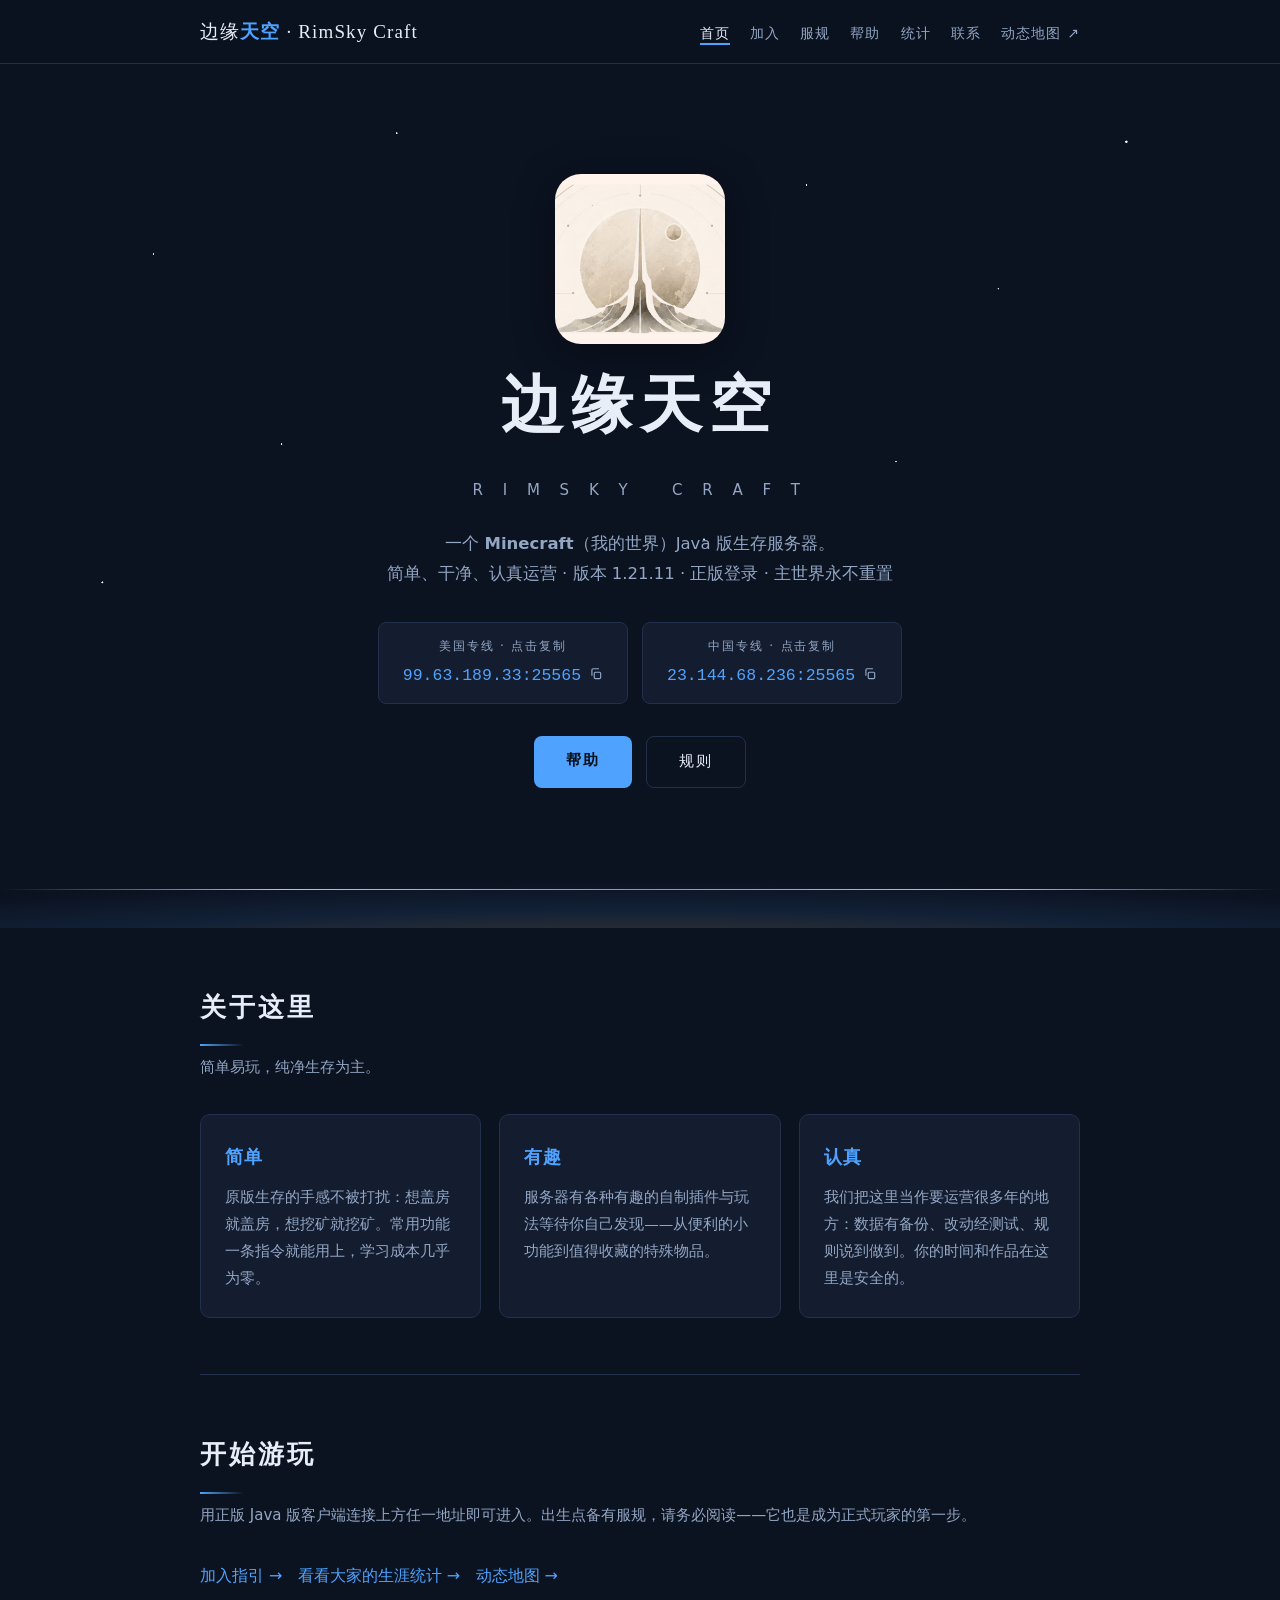
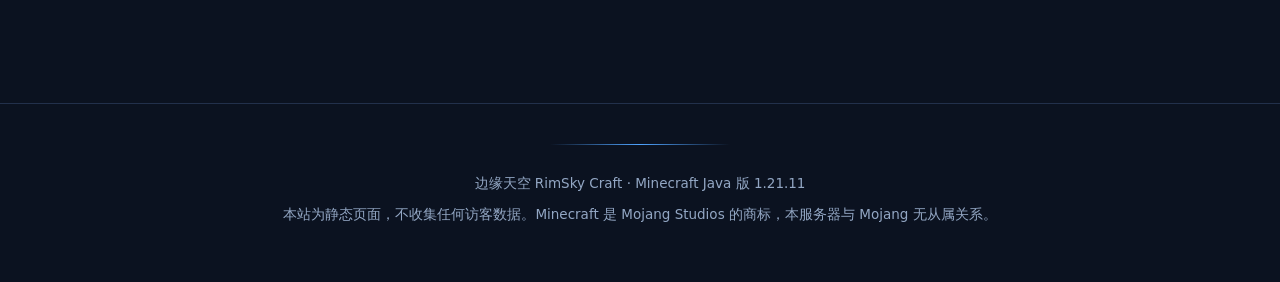
<file: rimsky-web/index.html>
<!DOCTYPE html>
<html lang="zh-CN">
<head>
<meta charset="UTF-8">
  <link rel="icon" href="favicon.png" type="image/png">
  <link rel="icon" href="favicon.ico" sizes="any">
  <link rel="apple-touch-icon" href="apple-touch-icon.png">
<meta name="viewport" content="width=device-width, initial-scale=1">
<title>边缘天空 RimSky Craft · Minecraft 生存服务器</title>
<meta name="description" content="边缘天空 RimSky Craft — 我的世界 Minecraft Java 版生存服务器，版本 1.21.11，正版登录，北美+中国双线路，主世界永不重置。自研插件、经济商店、自定义附魔与活动，简单干净认真运营。">
<link rel="canonical" href="https://rimsky.letscode.club/">
<link rel="manifest" href="site.webmanifest">
<meta property="og:site_name" content="边缘天空 RimSky Craft">
<meta property="og:type" content="website">
<meta property="og:locale" content="zh_CN">
<meta property="og:title" content="边缘天空 RimSky Craft · Minecraft 生存服务器">
<meta property="og:description" content="边缘天空 RimSky Craft — 我的世界 Minecraft Java 版生存服务器，版本 1.21.11，正版登录，北美+中国双线路，主世界永不重置。自研插件、经济商店、自定义附魔与活动，简单干净认真运营。">
<meta property="og:url" content="https://rimsky.letscode.club/">
<meta property="og:image" content="https://rimsky.letscode.club/img/og-card.png">
<meta property="og:image:width" content="1200">
<meta property="og:image:height" content="630">
<meta property="og:image:alt" content="边缘天空 RimSky Craft — Minecraft 生存服务器">
<meta name="twitter:card" content="summary_large_image">
<meta name="twitter:title" content="边缘天空 RimSky Craft · Minecraft 生存服务器">
<meta name="twitter:description" content="边缘天空 RimSky Craft — 我的世界 Minecraft Java 版生存服务器，版本 1.21.11，正版登录，北美+中国双线路，主世界永不重置。">
<meta name="twitter:image" content="https://rimsky.letscode.club/img/og-card.png">
<link rel="stylesheet" href="style.css">
<script type="application/ld+json">
{
  "@context": "https://schema.org",
  "@graph": [
    {
      "@type": "Organization",
      "@id": "https://rimsky.letscode.club/#organization",
      "name": "边缘天空 RimSky Craft",
      "url": "https://rimsky.letscode.club/",
      "logo": "https://rimsky.letscode.club/img/logo.png"
    },
    {
      "@type": "WebSite",
      "@id": "https://rimsky.letscode.club/#website",
      "name": "边缘天空 RimSky Craft",
      "alternateName": "RimSky Craft",
      "url": "https://rimsky.letscode.club/",
      "inLanguage": "zh-CN",
      "publisher": { "@id": "https://rimsky.letscode.club/#organization" }
    }
  ]
}
</script>
</head>
<body>
<nav>
  <div class="nav-inner">
    <span class="brand">边缘<b>天空</b> · RimSky Craft</span>
    <ul>
      <li><a href="index.html" class="on">首页</a></li>
      <li><a href="join.html">加入</a></li>
      <li><a href="rules.html">服规</a></li>
      <li><a href="help.html">帮助</a></li>
      <li><a href="stats.html">统计</a></li>
      <li><a href="contact.html">联系</a></li>
      <li><a href="https://map.letscode.club/" target="_blank" rel="noopener">动态地图 ↗</a></li>
    </ul>
  </div>
</nav>
<header class="hero">
  <div class="stars" aria-hidden="true"></div>
  <div class="rim" aria-hidden="true"></div>
  <img class="hero-logo" src="img/logo.png" alt="RimSky Craft 徽标" width="170" height="170"
       style="display:block;margin:10px auto 4px;border-radius:26px;box-shadow:0 8px 40px rgba(0,0,0,.35)">
  <h1>边缘天空<span class="en">R I M S K Y &nbsp; C R A F T</span></h1>
  <p class="tagline">一个 <b>Minecraft</b>（我的世界）Java 版生存服务器。<br>简单、干净、认真运营 · 版本 1.21.11 · 正版登录 · 主世界永不重置</p>
  <div class="addrs">
    <div class="addr" data-copy="99.63.189.33:25565" role="button" tabindex="0" aria-label="点击复制美国专线地址"><small>美国专线 · 点击复制</small><code>99.63.189.33:25565</code><svg class="cico" viewBox="0 0 24 24" fill="none" stroke="currentColor" stroke-width="2" aria-hidden="true"><rect x="9" y="9" width="11" height="11" rx="2"/><path d="M5 15V5a2 2 0 0 1 2-2h10"/></svg></div>
    <div class="addr" data-copy="23.144.68.236:25565" role="button" tabindex="0" aria-label="点击复制中国专线地址"><small>中国专线 · 点击复制</small><code>23.144.68.236:25565</code><svg class="cico" viewBox="0 0 24 24" fill="none" stroke="currentColor" stroke-width="2" aria-hidden="true"><rect x="9" y="9" width="11" height="11" rx="2"/><path d="M5 15V5a2 2 0 0 1 2-2h10"/></svg></div>
  </div>
  <div class="cta">
    <a class="btn btn-solid" href="help.html">帮助</a>
    <a class="btn btn-ghost" href="rules.html">规则</a>
  </div>
</header>
<main>
<section>
  <h2>关于这里</h2>
  <p class="sub">简单易玩，纯净生存为主。</p>
  <div class="cards">
    <div class="card">
      <h3>简单</h3>
      <p>原版生存的手感不被打扰：想盖房就盖房，想挖矿就挖矿。常用功能一条指令就能用上，学习成本几乎为零。</p>
    </div>
    <div class="card">
      <h3>有趣</h3>
      <p>服务器有各种有趣的自制插件与玩法等待你自己发现——从便利的小功能到值得收藏的特殊物品。</p>
    </div>
    <div class="card">
      <h3>认真</h3>
      <p>我们把这里当作要运营很多年的地方：数据有备份、改动经测试、规则说到做到。你的时间和作品在这里是安全的。</p>
    </div>
  </div>
</section>
<section>
  <h2>开始游玩</h2>
  <p class="sub">用正版 Java 版客户端连接上方任一地址即可进入。出生点备有服规，请务必阅读——它也是成为正式玩家的第一步。</p>
  <p><a href="join.html">加入指引 →</a>&nbsp;&nbsp;&nbsp;<a href="stats.html">看看大家的生涯统计 →</a>&nbsp;&nbsp;&nbsp;<a href="https://map.letscode.club/" target="_blank" rel="noopener">动态地图 →</a></p>
</section>
</main>
<footer>
  <div class="horizon" aria-hidden="true"></div>
  <p>边缘天空 RimSky Craft · Minecraft Java 版 1.21.11</p>
  <p>本站为静态页面，不收集任何访客数据。Minecraft 是 Mojang Studios 的商标，本服务器与 Mojang 无从属关系。</p>
</footer>
<script src="js/copy.js" defer></script>
</body></html>
</file>
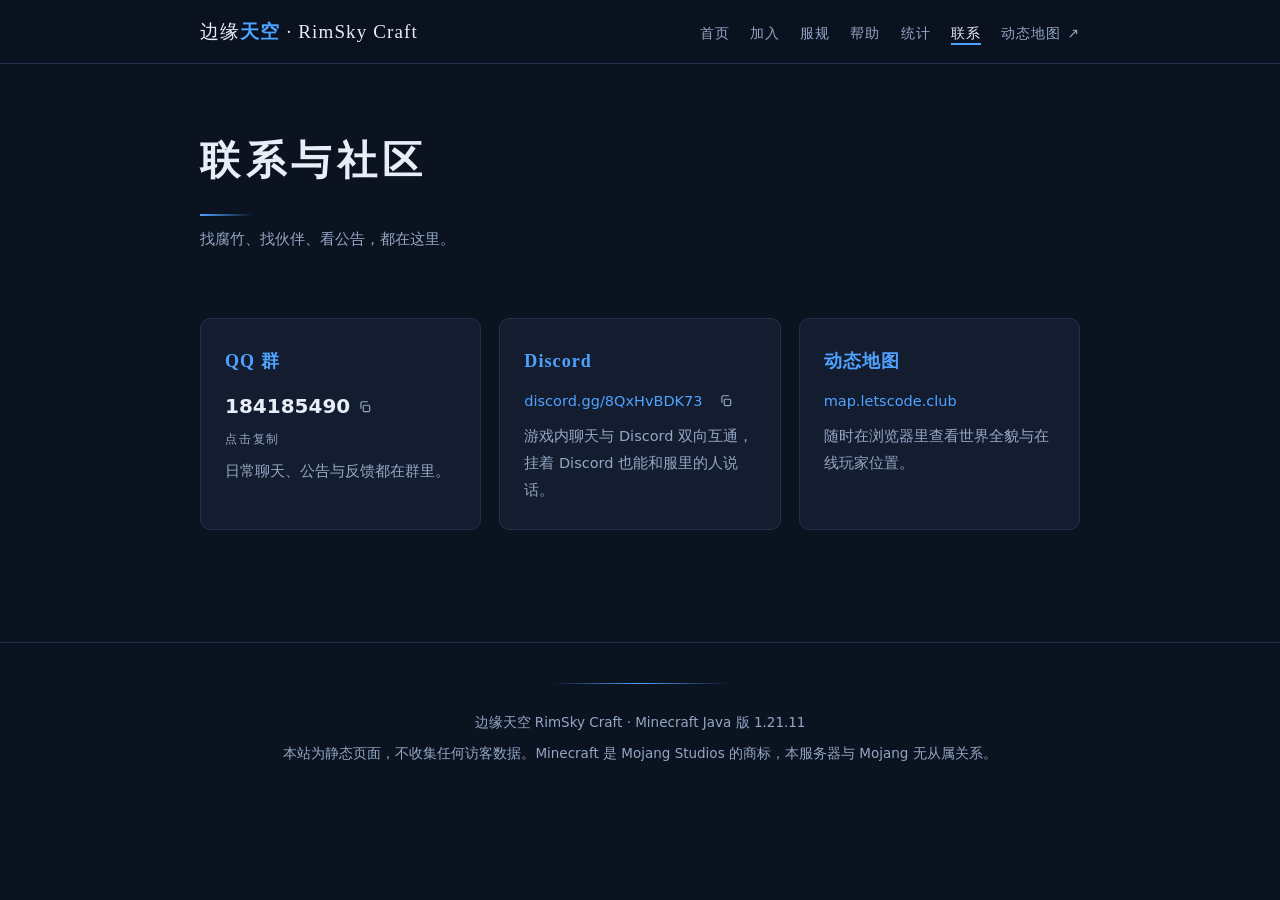
<file: rimsky-web/contact.html>
<!DOCTYPE html>
<html lang="zh-CN">
<head>
<meta charset="UTF-8">
  <link rel="icon" href="favicon.png" type="image/png">
  <link rel="icon" href="favicon.ico" sizes="any">
  <link rel="apple-touch-icon" href="apple-touch-icon.png">
<meta name="viewport" content="width=device-width, initial-scale=1">
<title>联系与社区 · 边缘天空 RimSky Craft</title>
<meta name="description" content="联系边缘天空 RimSky Craft 团队与社区：反馈问题、举报违规、加入玩家社群。">
<link rel="canonical" href="https://rimsky.letscode.club/contact.html">
<link rel="manifest" href="site.webmanifest">
<meta property="og:site_name" content="边缘天空 RimSky Craft">
<meta property="og:type" content="website">
<meta property="og:locale" content="zh_CN">
<meta property="og:title" content="联系与社区 · 边缘天空 RimSky Craft">
<meta property="og:description" content="联系边缘天空 RimSky Craft 团队与社区：反馈问题、举报违规、加入玩家社群。">
<meta property="og:url" content="https://rimsky.letscode.club/contact.html">
<meta property="og:image" content="https://rimsky.letscode.club/img/og-card.png">
<meta property="og:image:width" content="1200">
<meta property="og:image:height" content="630">
<meta property="og:image:alt" content="边缘天空 RimSky Craft — Minecraft 生存服务器">
<meta name="twitter:card" content="summary_large_image">
<meta name="twitter:title" content="联系与社区 · 边缘天空 RimSky Craft">
<meta name="twitter:description" content="联系边缘天空 RimSky Craft 团队与社区：反馈问题、举报违规、加入玩家社群。">
<meta name="twitter:image" content="https://rimsky.letscode.club/img/og-card.png">
<link rel="stylesheet" href="style.css">
</head>
<body>
<nav>
  <div class="nav-inner">
    <span class="brand">边缘<b>天空</b> · RimSky Craft</span>
    <ul>
      <li><a href="index.html">首页</a></li>
      <li><a href="join.html">加入</a></li>
      <li><a href="rules.html">服规</a></li>
      <li><a href="help.html">帮助</a></li>
      <li><a href="stats.html">统计</a></li>
      <li><a href="contact.html" class="on">联系</a></li>
      <li><a href="https://map.letscode.club/" target="_blank" rel="noopener">动态地图 ↗</a></li>
    </ul>
  </div>
</nav>
<header class="page">
  <h1>联系与社区</h1>
  <p>找腐竹、找伙伴、看公告，都在这里。</p>
</header>
<main>
<section>
  <div class="cards">
    <div class="card">
      <h3>QQ 群</h3>
      <p class="copyline" data-copy="184185490" role="button" tabindex="0" aria-label="点击复制QQ群号" style="font-size:20px;color:var(--text)"><b>184185490</b><svg class="cico" viewBox="0 0 24 24" fill="none" stroke="currentColor" stroke-width="2" aria-hidden="true"><rect x="9" y="9" width="11" height="11" rx="2"/><path d="M5 15V5a2 2 0 0 1 2-2h10"/></svg><span class="chint">点击复制</span></p>
      <p>日常聊天、公告与反馈都在群里。</p>
    </div>
    <div class="card">
      <h3>Discord</h3>
      <p><a href="https://discord.gg/8QxHvBDK73" target="_blank" rel="noopener">discord.gg/8QxHvBDK73</a><button class="cbtn" data-copy="https://discord.gg/8QxHvBDK73" aria-label="复制 Discord 邀请链接"><svg class="cico" viewBox="0 0 24 24" fill="none" stroke="currentColor" stroke-width="2" aria-hidden="true"><rect x="9" y="9" width="11" height="11" rx="2"/><path d="M5 15V5a2 2 0 0 1 2-2h10"/></svg></button></p>
      <p>游戏内聊天与 Discord 双向互通，挂着 Discord 也能和服里的人说话。</p>
    </div>
    <div class="card">
      <h3>动态地图</h3>
      <p><a href="https://map.letscode.club/" target="_blank" rel="noopener">map.letscode.club</a></p>
      <p>随时在浏览器里查看世界全貌与在线玩家位置。</p>
    </div>
  </div>
</section>
</main>
<footer>
  <div class="horizon" aria-hidden="true"></div>
  <p>边缘天空 RimSky Craft · Minecraft Java 版 1.21.11</p>
  <p>本站为静态页面，不收集任何访客数据。Minecraft 是 Mojang Studios 的商标，本服务器与 Mojang 无从属关系。</p>
</footer>
<script src="js/copy.js" defer></script>
</body></html>
</file>
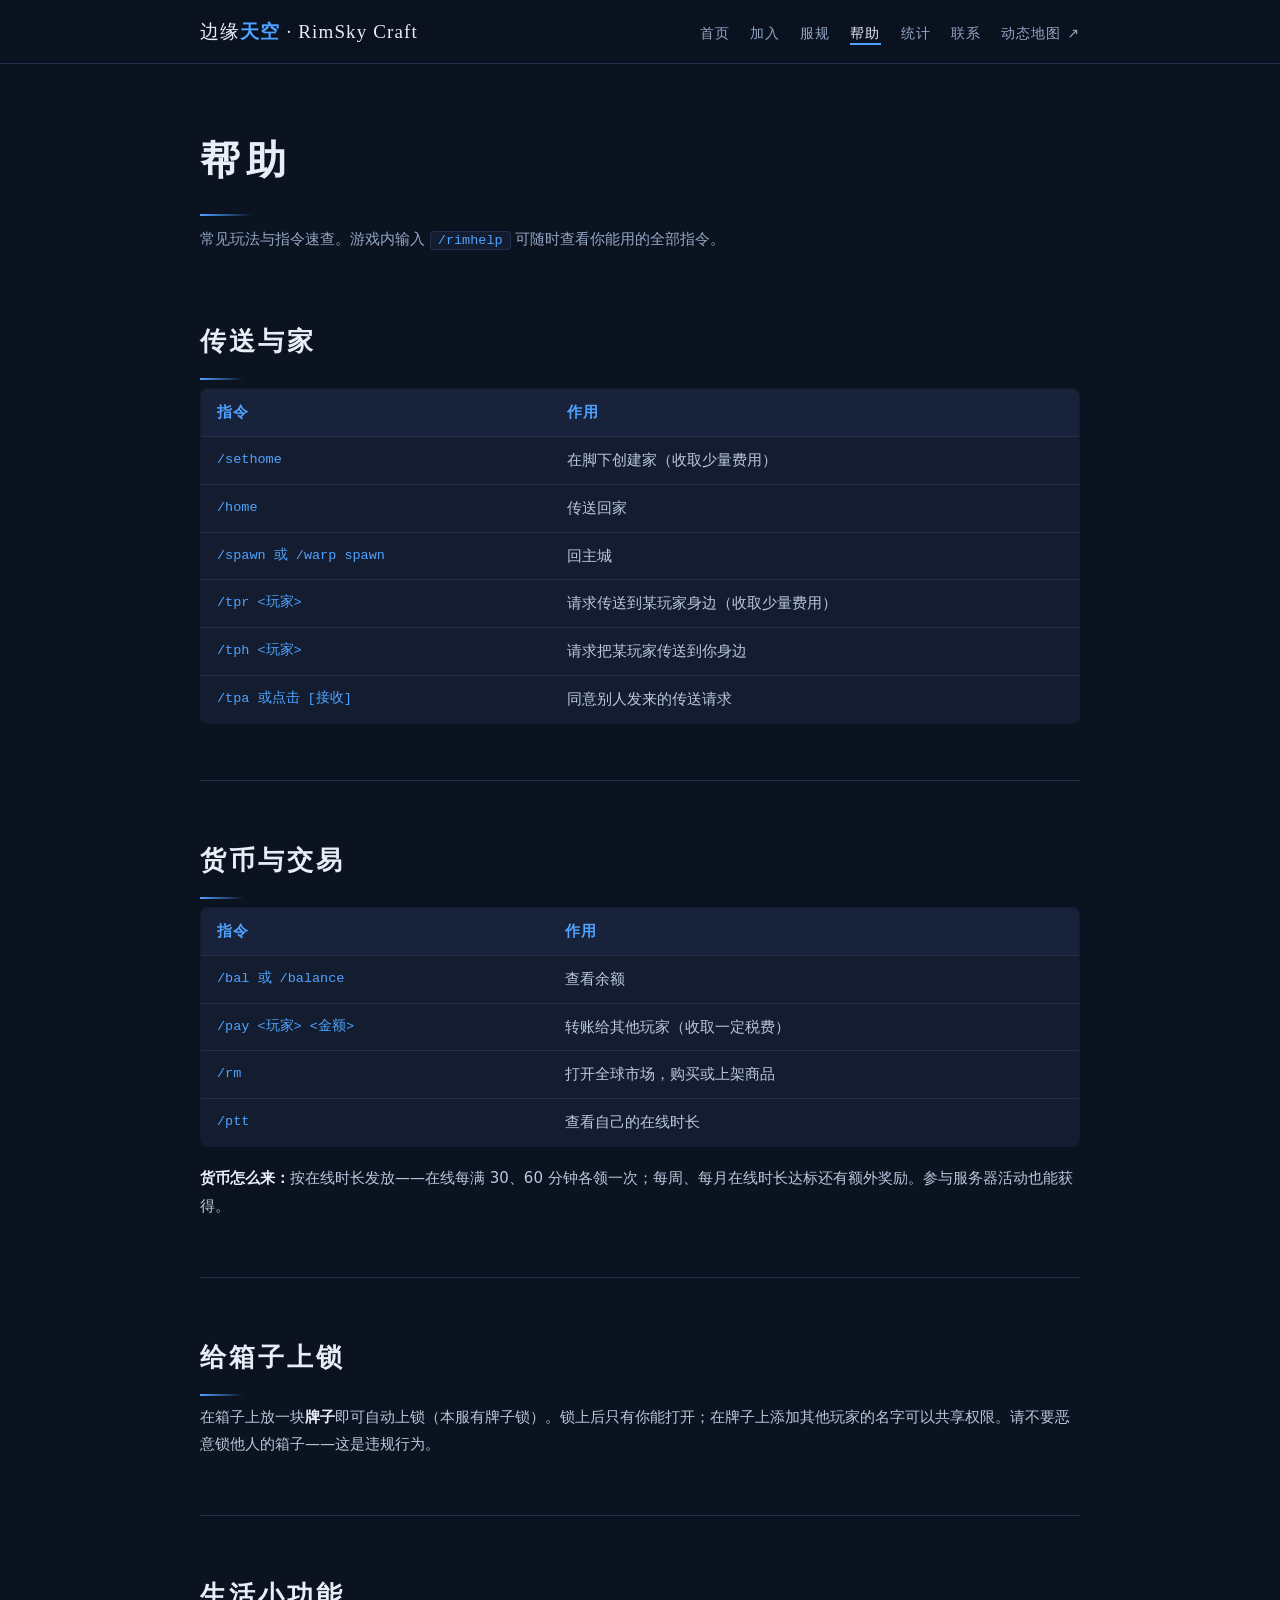
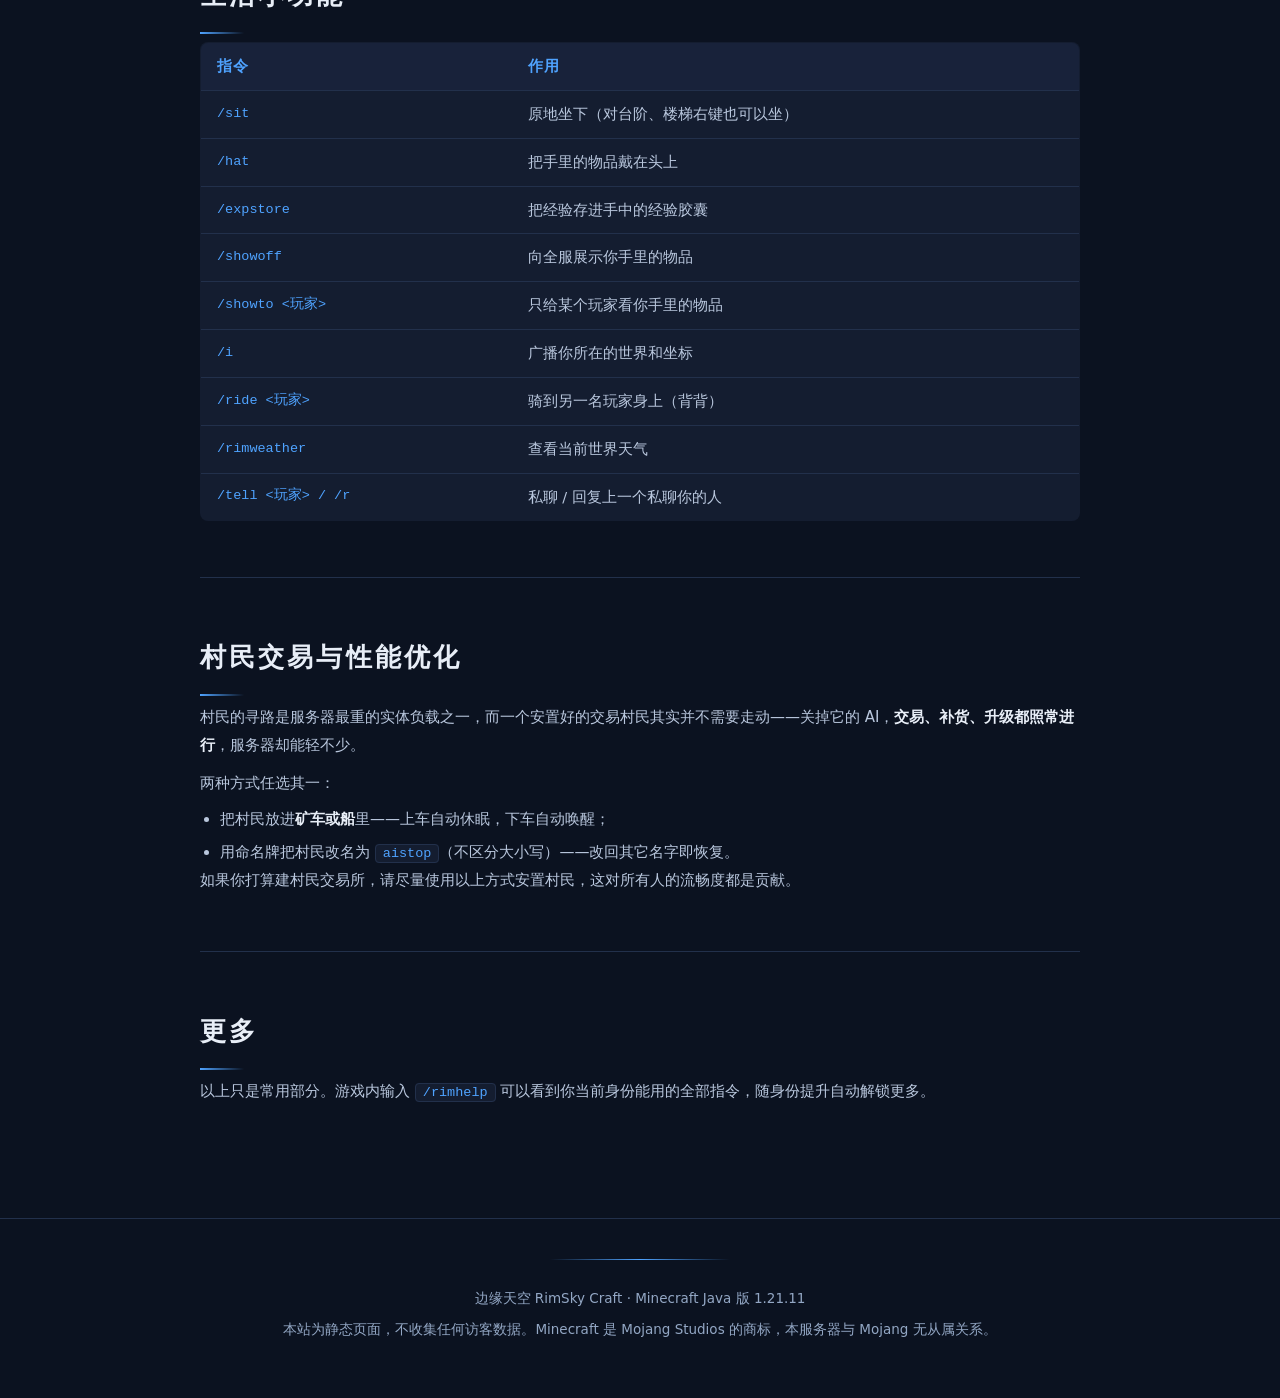
<file: rimsky-web/help.html>
<!DOCTYPE html>
<html lang="zh-CN">
<head>
<meta charset="UTF-8">
  <link rel="icon" href="favicon.png" type="image/png">
  <link rel="icon" href="favicon.ico" sizes="any">
  <link rel="apple-touch-icon" href="apple-touch-icon.png">
<meta name="viewport" content="width=device-width, initial-scale=1">
<title>帮助 · 边缘天空 RimSky Craft</title>
<meta name="description" content="边缘天空 RimSky Craft 帮助中心：常用指令、经济商店、传送、领地保护与自定义附魔系统说明。">
<link rel="canonical" href="https://rimsky.letscode.club/help.html">
<link rel="manifest" href="site.webmanifest">
<meta property="og:site_name" content="边缘天空 RimSky Craft">
<meta property="og:type" content="website">
<meta property="og:locale" content="zh_CN">
<meta property="og:title" content="帮助 · 边缘天空 RimSky Craft">
<meta property="og:description" content="边缘天空 RimSky Craft 帮助中心：常用指令、经济商店、传送、领地保护与自定义附魔系统说明。">
<meta property="og:url" content="https://rimsky.letscode.club/help.html">
<meta property="og:image" content="https://rimsky.letscode.club/img/og-card.png">
<meta property="og:image:width" content="1200">
<meta property="og:image:height" content="630">
<meta property="og:image:alt" content="边缘天空 RimSky Craft — Minecraft 生存服务器">
<meta name="twitter:card" content="summary_large_image">
<meta name="twitter:title" content="帮助 · 边缘天空 RimSky Craft">
<meta name="twitter:description" content="边缘天空 RimSky Craft 帮助中心：常用指令、经济商店、传送、领地保护与自定义附魔系统说明。">
<meta name="twitter:image" content="https://rimsky.letscode.club/img/og-card.png">
<link rel="stylesheet" href="style.css">
</head>
<body>
<nav>
  <div class="nav-inner">
    <span class="brand">边缘<b>天空</b> · RimSky Craft</span>
    <ul>
      <li><a href="index.html">首页</a></li>
      <li><a href="join.html">加入</a></li>
      <li><a href="rules.html">服规</a></li>
      <li><a href="help.html" class="on">帮助</a></li>
      <li><a href="stats.html">统计</a></li>
      <li><a href="contact.html">联系</a></li>
      <li><a href="https://map.letscode.club/" target="_blank" rel="noopener">动态地图 ↗</a></li>
    </ul>
  </div>
</nav>
<header class="page">
  <h1>帮助</h1>
  <p>常见玩法与指令速查。游戏内输入 <code>/rimhelp</code> 可随时查看你能用的全部指令。</p>
</header>
<main>
<section>
  <h2>传送与家</h2>
  <table>
    <tr><th>指令</th><th>作用</th></tr>
    <tr><td>/sethome</td><td>在脚下创建家（收取少量费用）</td></tr>
    <tr><td>/home</td><td>传送回家</td></tr>
    <tr><td>/spawn 或 /warp spawn</td><td>回主城</td></tr>
    <tr><td>/tpr &lt;玩家&gt;</td><td>请求传送到某玩家身边（收取少量费用）</td></tr>
    <tr><td>/tph &lt;玩家&gt;</td><td>请求把某玩家传送到你身边</td></tr>
    <tr><td>/tpa 或点击 [接收]</td><td>同意别人发来的传送请求</td></tr>
  </table>
</section>
<section>
  <h2>货币与交易</h2>
  <table>
    <tr><th>指令</th><th>作用</th></tr>
    <tr><td>/bal 或 /balance</td><td>查看余额</td></tr>
    <tr><td>/pay &lt;玩家&gt; &lt;金额&gt;</td><td>转账给其他玩家（收取一定税费）</td></tr>
    <tr><td>/rm</td><td>打开全球市场，购买或上架商品</td></tr>
    <tr><td>/ptt</td><td>查看自己的在线时长</td></tr>
  </table>
  <div class="prose" style="margin-top:18px">
    <p><b>货币怎么来：</b>按在线时长发放——在线每满 30、60 分钟各领一次；每周、每月在线时长达标还有额外奖励。参与服务器活动也能获得。</p>
  </div>
</section>
<section class="prose">
  <h2>给箱子上锁</h2>
  <p>在箱子上放一块<b>牌子</b>即可自动上锁（本服有牌子锁）。锁上后只有你能打开；在牌子上添加其他玩家的名字可以共享权限。请不要恶意锁他人的箱子——这是违规行为。</p>
</section>
<section>
  <h2>生活小功能</h2>
  <table>
    <tr><th>指令</th><th>作用</th></tr>
    <tr><td>/sit</td><td>原地坐下（对台阶、楼梯右键也可以坐）</td></tr>
    <tr><td>/hat</td><td>把手里的物品戴在头上</td></tr>
    <tr><td>/expstore</td><td>把经验存进手中的经验胶囊</td></tr>
    <tr><td>/showoff</td><td>向全服展示你手里的物品</td></tr>
    <tr><td>/showto &lt;玩家&gt;</td><td>只给某个玩家看你手里的物品</td></tr>
    <tr><td>/i</td><td>广播你所在的世界和坐标</td></tr>
    <tr><td>/ride &lt;玩家&gt;</td><td>骑到另一名玩家身上（背背）</td></tr>
    <tr><td>/rimweather</td><td>查看当前世界天气</td></tr>
    <tr><td>/tell &lt;玩家&gt; / /r</td><td>私聊 / 回复上一个私聊你的人</td></tr>
  </table>
</section>
<section class="prose">
  <h2>村民交易与性能优化</h2>
  <p>村民的寻路是服务器最重的实体负载之一，而一个安置好的交易村民其实并不需要走动——关掉它的 AI，<b>交易、补货、升级都照常进行</b>，服务器却能轻不少。</p>
  <p>两种方式任选其一：</p>
  <ul>
    <li>把村民放进<b>矿车或船</b>里——上车自动休眠，下车自动唤醒；</li>
    <li>用命名牌把村民改名为 <code>aistop</code>（不区分大小写）——改回其它名字即恢复。</li>
  </ul>
  <p>如果你打算建村民交易所，请尽量使用以上方式安置村民，这对所有人的流畅度都是贡献。</p>
</section>
<section class="prose">
  <h2>更多</h2>
  <p>以上只是常用部分。游戏内输入 <code>/rimhelp</code> 可以看到你当前身份能用的全部指令，随身份提升自动解锁更多。</p>
</section>
</main>
<footer>
  <div class="horizon" aria-hidden="true"></div>
  <p>边缘天空 RimSky Craft · Minecraft Java 版 1.21.11</p>
  <p>本站为静态页面，不收集任何访客数据。Minecraft 是 Mojang Studios 的商标，本服务器与 Mojang 无从属关系。</p>
</footer>
</body></html>
</file>
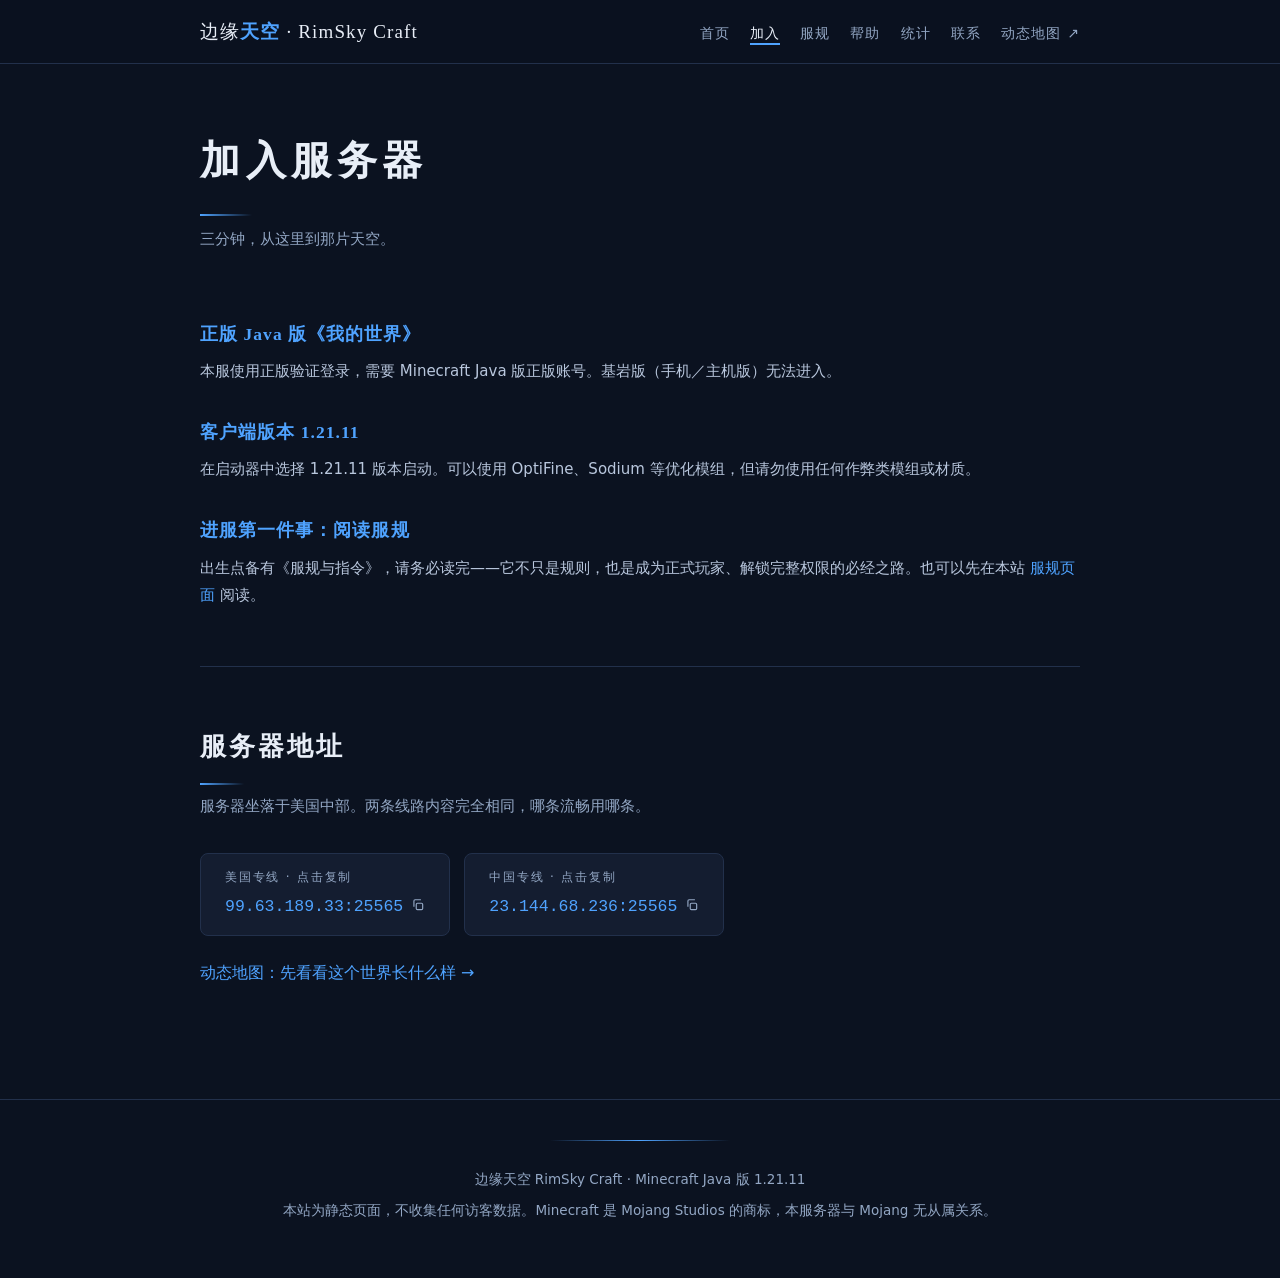
<file: rimsky-web/join.html>
<!DOCTYPE html>
<html lang="zh-CN">
<head>
<meta charset="UTF-8">
  <link rel="icon" href="favicon.png" type="image/png">
  <link rel="icon" href="favicon.ico" sizes="any">
  <link rel="apple-touch-icon" href="apple-touch-icon.png">
<meta name="viewport" content="width=device-width, initial-scale=1">
<title>加入服务器 · 边缘天空 RimSky Craft</title>
<meta name="description" content="如何加入边缘天空 RimSky Craft 我的世界生存服务器：服务器地址、版本要求 1.21.11、正版登录说明与新手入门指引。">
<link rel="canonical" href="https://rimsky.letscode.club/join.html">
<link rel="manifest" href="site.webmanifest">
<meta property="og:site_name" content="边缘天空 RimSky Craft">
<meta property="og:type" content="website">
<meta property="og:locale" content="zh_CN">
<meta property="og:title" content="加入服务器 · 边缘天空 RimSky Craft">
<meta property="og:description" content="如何加入边缘天空 RimSky Craft 我的世界生存服务器：服务器地址、版本要求 1.21.11、正版登录说明与新手入门指引。">
<meta property="og:url" content="https://rimsky.letscode.club/join.html">
<meta property="og:image" content="https://rimsky.letscode.club/img/og-card.png">
<meta property="og:image:width" content="1200">
<meta property="og:image:height" content="630">
<meta property="og:image:alt" content="边缘天空 RimSky Craft — Minecraft 生存服务器">
<meta name="twitter:card" content="summary_large_image">
<meta name="twitter:title" content="加入服务器 · 边缘天空 RimSky Craft">
<meta name="twitter:description" content="如何加入边缘天空 RimSky Craft 我的世界生存服务器：服务器地址、版本要求 1.21.11、正版登录说明与新手入门指引。">
<meta name="twitter:image" content="https://rimsky.letscode.club/img/og-card.png">
<link rel="stylesheet" href="style.css">
</head>
<body>
<nav>
  <div class="nav-inner">
    <span class="brand">边缘<b>天空</b> · RimSky Craft</span>
    <ul>
      <li><a href="index.html">首页</a></li>
      <li><a href="join.html" class="on">加入</a></li>
      <li><a href="rules.html">服规</a></li>
      <li><a href="help.html">帮助</a></li>
      <li><a href="stats.html">统计</a></li>
      <li><a href="contact.html">联系</a></li>
      <li><a href="https://map.letscode.club/" target="_blank" rel="noopener">动态地图 ↗</a></li>
    </ul>
  </div>
</nav>
<header class="page">
  <h1>加入服务器</h1>
  <p>三分钟，从这里到那片天空。</p>
</header>
<main>
<section class="prose">
  <h3>正版 Java 版《我的世界》</h3>
  <p>本服使用正版验证登录，需要 Minecraft Java 版正版账号。基岩版（手机／主机版）无法进入。</p>
  <h3>客户端版本 1.21.11</h3>
  <p>在启动器中选择 1.21.11 版本启动。可以使用 OptiFine、Sodium 等优化模组，但请勿使用任何作弊类模组或材质。</p>
  <h3>进服第一件事：阅读服规</h3>
  <p>出生点备有《服规与指令》，请务必读完——它不只是规则，也是成为正式玩家、解锁完整权限的必经之路。也可以先在本站 <a href="rules.html">服规页面</a> 阅读。</p>
</section>
<section>
  <h2>服务器地址</h2>
  <p class="sub">服务器坐落于美国中部。两条线路内容完全相同，哪条流畅用哪条。</p>
  <div class="addrs" style="justify-content:flex-start">
    <div class="addr" data-copy="99.63.189.33:25565" role="button" tabindex="0" aria-label="点击复制美国专线地址"><small>美国专线 · 点击复制</small><code>99.63.189.33:25565</code><svg class="cico" viewBox="0 0 24 24" fill="none" stroke="currentColor" stroke-width="2" aria-hidden="true"><rect x="9" y="9" width="11" height="11" rx="2"/><path d="M5 15V5a2 2 0 0 1 2-2h10"/></svg></div>
    <div class="addr" data-copy="23.144.68.236:25565" role="button" tabindex="0" aria-label="点击复制中国专线地址"><small>中国专线 · 点击复制</small><code>23.144.68.236:25565</code><svg class="cico" viewBox="0 0 24 24" fill="none" stroke="currentColor" stroke-width="2" aria-hidden="true"><rect x="9" y="9" width="11" height="11" rx="2"/><path d="M5 15V5a2 2 0 0 1 2-2h10"/></svg></div>
  </div>
  <p style="margin-top:22px"><a href="https://map.letscode.club/" target="_blank" rel="noopener">动态地图：先看看这个世界长什么样 →</a></p>
</section>
</main>
<footer>
  <div class="horizon" aria-hidden="true"></div>
  <p>边缘天空 RimSky Craft · Minecraft Java 版 1.21.11</p>
  <p>本站为静态页面，不收集任何访客数据。Minecraft 是 Mojang Studios 的商标，本服务器与 Mojang 无从属关系。</p>
</footer>
<script src="js/copy.js" defer></script>
</body></html>
</file>
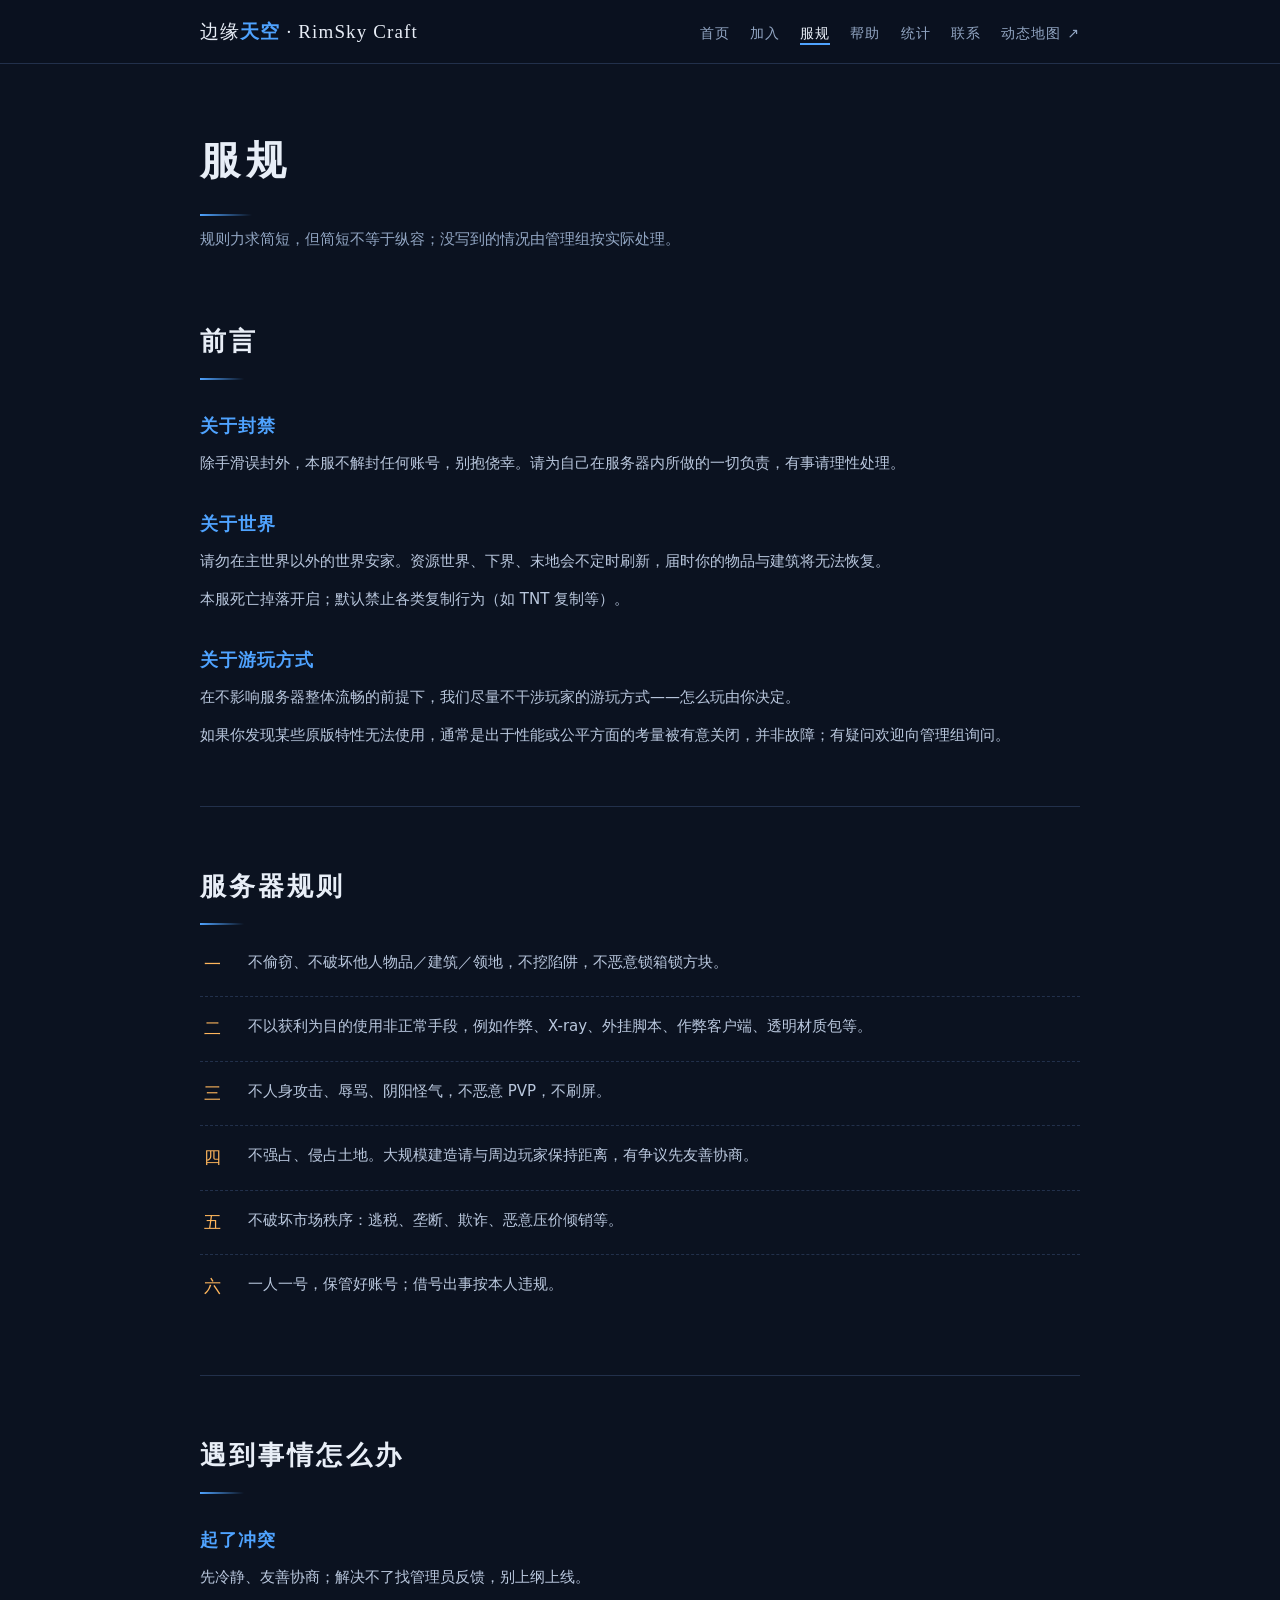
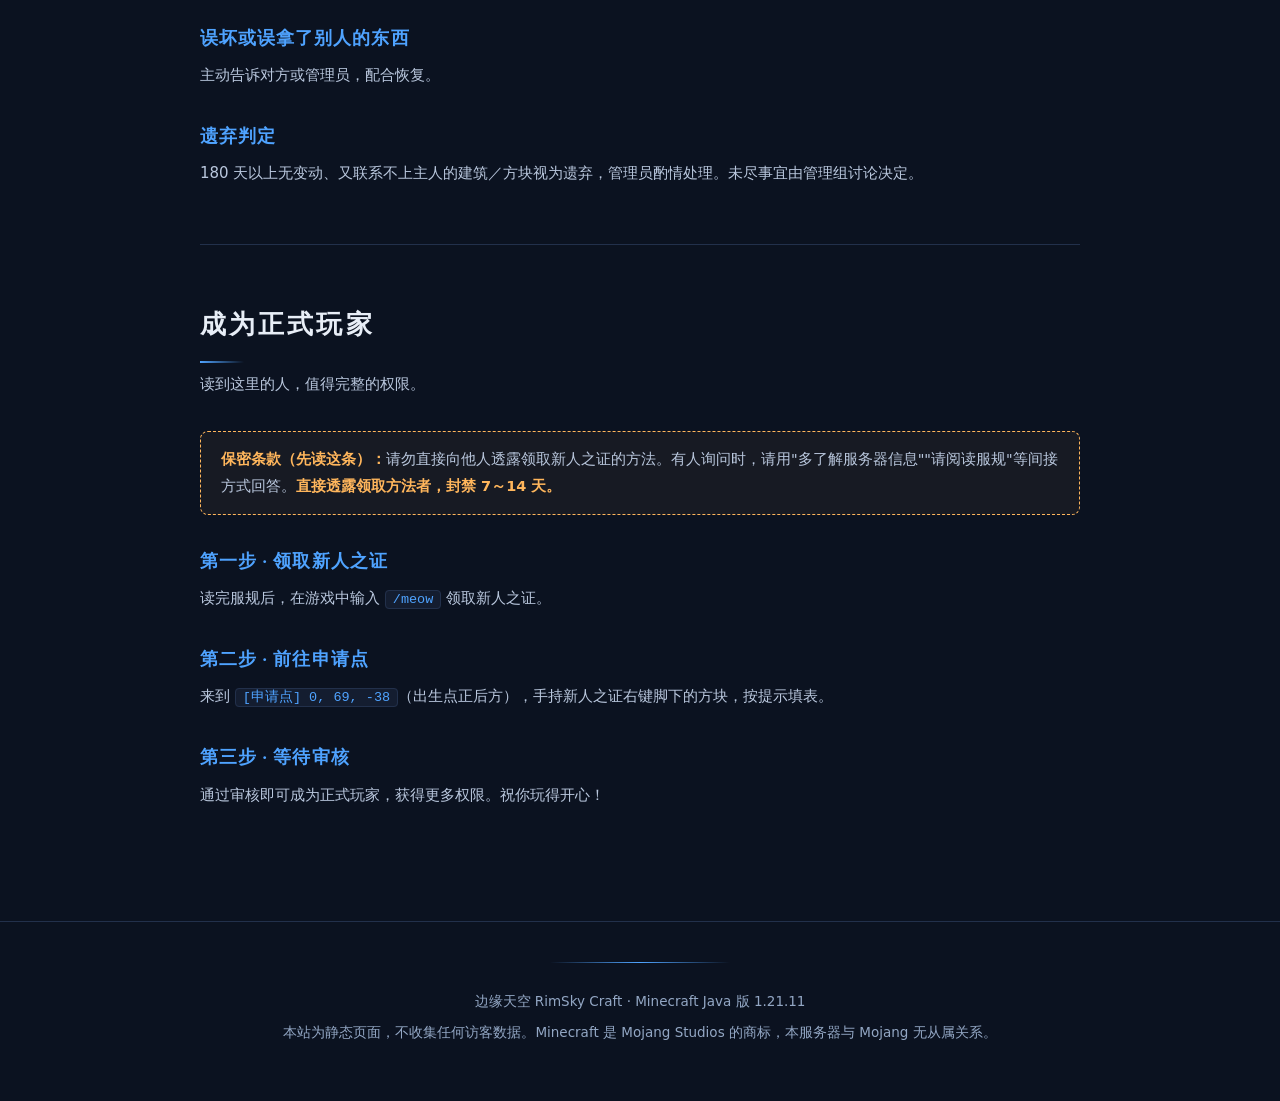
<file: rimsky-web/rules.html>
<!DOCTYPE html>
<html lang="zh-CN">
<head>
<meta charset="UTF-8">
  <link rel="icon" href="favicon.png" type="image/png">
  <link rel="icon" href="favicon.ico" sizes="any">
  <link rel="apple-touch-icon" href="apple-touch-icon.png">
<meta name="viewport" content="width=device-width, initial-scale=1">
<title>服规 · 边缘天空 RimSky Craft</title>
<meta name="description" content="边缘天空 RimSky Craft 服务器规则：公平游戏、禁止作弊与破坏，营造友好干净的生存环境。">
<link rel="canonical" href="https://rimsky.letscode.club/rules.html">
<link rel="manifest" href="site.webmanifest">
<meta property="og:site_name" content="边缘天空 RimSky Craft">
<meta property="og:type" content="website">
<meta property="og:locale" content="zh_CN">
<meta property="og:title" content="服规 · 边缘天空 RimSky Craft">
<meta property="og:description" content="边缘天空 RimSky Craft 服务器规则：公平游戏、禁止作弊与破坏，营造友好干净的生存环境。">
<meta property="og:url" content="https://rimsky.letscode.club/rules.html">
<meta property="og:image" content="https://rimsky.letscode.club/img/og-card.png">
<meta property="og:image:width" content="1200">
<meta property="og:image:height" content="630">
<meta property="og:image:alt" content="边缘天空 RimSky Craft — Minecraft 生存服务器">
<meta name="twitter:card" content="summary_large_image">
<meta name="twitter:title" content="服规 · 边缘天空 RimSky Craft">
<meta name="twitter:description" content="边缘天空 RimSky Craft 服务器规则：公平游戏、禁止作弊与破坏，营造友好干净的生存环境。">
<meta name="twitter:image" content="https://rimsky.letscode.club/img/og-card.png">
<link rel="stylesheet" href="style.css">
</head>
<body>
<nav>
  <div class="nav-inner">
    <span class="brand">边缘<b>天空</b> · RimSky Craft</span>
    <ul>
      <li><a href="index.html">首页</a></li>
      <li><a href="join.html">加入</a></li>
      <li><a href="rules.html" class="on">服规</a></li>
      <li><a href="help.html">帮助</a></li>
      <li><a href="stats.html">统计</a></li>
      <li><a href="contact.html">联系</a></li>
      <li><a href="https://map.letscode.club/" target="_blank" rel="noopener">动态地图 ↗</a></li>
    </ul>
  </div>
</nav>
<header class="page">
  <h1>服规</h1>
  <p>规则力求简短，但简短不等于纵容；没写到的情况由管理组按实际处理。</p>
</header>
<main>
<section class="prose">
  <h2>前言</h2>
  <h3>关于封禁</h3>
  <p>除手滑误封外，本服不解封任何账号，别抱侥幸。请为自己在服务器内所做的一切负责，有事请理性处理。</p>
  <h3>关于世界</h3>
  <p>请勿在主世界以外的世界安家。资源世界、下界、末地会不定时刷新，届时你的物品与建筑将无法恢复。</p>
  <p>本服死亡掉落开启；默认禁止各类复制行为（如 TNT 复制等）。</p>
  <h3>关于游玩方式</h3>
  <p>在不影响服务器整体流畅的前提下，我们尽量不干涉玩家的游玩方式——怎么玩由你决定。</p>
  <p>如果你发现某些原版特性无法使用，通常是出于性能或公平方面的考量被有意关闭，并非故障；有疑问欢迎向管理组询问。</p>
</section>
<section>
  <h2>服务器规则</h2>
  <ul class="rulelist">
    <li><span class="no">一</span><span>不偷窃、不破坏他人物品／建筑／领地，不挖陷阱，不恶意锁箱锁方块。</span></li>
    <li><span class="no">二</span><span>不以获利为目的使用非正常手段，例如作弊、X-ray、外挂脚本、作弊客户端、透明材质包等。</span></li>
    <li><span class="no">三</span><span>不人身攻击、辱骂、阴阳怪气，不恶意 PVP，不刷屏。</span></li>
    <li><span class="no">四</span><span>不强占、侵占土地。大规模建造请与周边玩家保持距离，有争议先友善协商。</span></li>
    <li><span class="no">五</span><span>不破坏市场秩序：逃税、垄断、欺诈、恶意压价倾销等。</span></li>
    <li><span class="no">六</span><span>一人一号，保管好账号；借号出事按本人违规。</span></li>
  </ul>
</section>
<section class="prose">
  <h2>遇到事情怎么办</h2>
  <h3>起了冲突</h3>
  <p>先冷静、友善协商；解决不了找管理员反馈，别上纲上线。</p>
  <h3>误坏或误拿了别人的东西</h3>
  <p>主动告诉对方或管理员，配合恢复。</p>
  <h3>遗弃判定</h3>
  <p>180 天以上无变动、又联系不上主人的建筑／方块视为遗弃，管理员酌情处理。未尽事宜由管理组讨论决定。</p>
</section>
<section class="prose">
  <h2>成为正式玩家</h2>
  <p class="sub">读到这里的人，值得完整的权限。</p>
  <div class="note"><b>保密条款（先读这条）：</b>请勿直接向他人透露领取新人之证的方法。有人询问时，请用"多了解服务器信息""请阅读服规"等间接方式回答。<b>直接透露领取方法者，封禁 7～14 天。</b></div>
  <h3>第一步 · 领取新人之证</h3>
  <p>读完服规后，在游戏中输入 <code>/meow</code> 领取新人之证。</p>
  <h3>第二步 · 前往申请点</h3>
  <p>来到 <code>[申请点] 0, 69, -38</code>（出生点正后方），手持新人之证右键脚下的方块，按提示填表。</p>
  <h3>第三步 · 等待审核</h3>
  <p>通过审核即可成为正式玩家，获得更多权限。祝你玩得开心！</p>
</section>
</main>
<footer>
  <div class="horizon" aria-hidden="true"></div>
  <p>边缘天空 RimSky Craft · Minecraft Java 版 1.21.11</p>
  <p>本站为静态页面，不收集任何访客数据。Minecraft 是 Mojang Studios 的商标，本服务器与 Mojang 无从属关系。</p>
</footer>
</body></html>
</file>
<file: rimsky-web/style.css>
/* ===== RimSky Craft · 边缘天空 —— 夜穹主题 v2 ===== */
:root{
  --night:#0B1220;--panel:#141D30;--line:#22304B;
  --sky:#4FA3FF;--dawn:#FFB65C;--text:#E8EEF7;--muted:#93A7C4;--body:#B9C7DD;
  --serif:"Noto Serif SC","Source Han Serif SC","STSong","SimSun",serif;
  --sans:"PingFang SC","Microsoft YaHei","Noto Sans SC",system-ui,sans-serif;
  --mono:ui-monospace,"SF Mono","Cascadia Mono",Consolas,monospace;
}
*{margin:0;padding:0;box-sizing:border-box}
html{scroll-behavior:smooth}
body{background:var(--night);color:var(--text);font-family:var(--sans);line-height:1.85;font-size:16px}
a{color:var(--sky);text-decoration:none}
a:hover{color:var(--dawn)}
a:focus-visible{outline:2px solid var(--dawn);outline-offset:3px;border-radius:2px}

nav{position:sticky;top:0;z-index:10;background:rgba(11,18,32,.92);backdrop-filter:blur(6px);border-bottom:1px solid var(--line)}
.nav-inner{max-width:920px;margin:0 auto;padding:14px 20px;display:flex;align-items:baseline;gap:24px;flex-wrap:wrap}
.brand{font-family:var(--serif);font-size:19px;letter-spacing:.06em;color:var(--text)}
.brand b{color:var(--sky)}
nav ul{display:flex;gap:20px;list-style:none;margin-left:auto;flex-wrap:wrap}
nav ul a{color:var(--muted);font-size:14px;letter-spacing:.08em}
nav ul a:hover,nav ul a.on{color:var(--text)}
nav ul a.on{border-bottom:2px solid var(--sky);padding-bottom:2px}

/* 主视觉:星空+天穹边缘线 */
header.hero{position:relative;overflow:hidden;text-align:center;padding:100px 20px 140px}
.stars{content:"";position:absolute;inset:0;pointer-events:none;background-image:
  radial-gradient(1px 1px at 12% 22%,#cfe4ff 60%,transparent),
  radial-gradient(1px 1px at 31% 8%,#fff 60%,transparent),
  radial-gradient(1.5px 1.5px at 47% 30%,#bcd8ff 60%,transparent),
  radial-gradient(1px 1px at 63% 14%,#fff 60%,transparent),
  radial-gradient(1px 1px at 78% 26%,#cfe4ff 60%,transparent),
  radial-gradient(1.5px 1.5px at 88% 9%,#fff 60%,transparent),
  radial-gradient(1px 1px at 22% 44%,#fff 60%,transparent),
  radial-gradient(1px 1px at 70% 46%,#bcd8ff 60%,transparent),
  radial-gradient(1px 1px at 55% 55%,#cfe4ff 60%,transparent),
  radial-gradient(1.2px 1.2px at 8% 60%,#fff 60%,transparent);
  animation:twinkle 6s ease-in-out infinite alternate}
@keyframes twinkle{from{opacity:.55}to{opacity:1}}
@media (prefers-reduced-motion:reduce){.stars{animation:none}}
.rim{position:absolute;left:0;right:0;bottom:0;height:120px;pointer-events:none;
  background:radial-gradient(120% 100% at 50% 130%,rgba(255,182,92,.28) 0%,rgba(79,163,255,.10) 45%,transparent 70%)}
.rim::before{content:"";position:absolute;left:0;right:0;bottom:38px;height:1px;
  background:linear-gradient(90deg,transparent,var(--dawn) 22%,var(--sky) 50%,var(--dawn) 78%,transparent)}
h1{font-family:var(--serif);font-weight:700;font-size:clamp(38px,7vw,62px);letter-spacing:.12em;position:relative}
h1 .en{display:block;font-family:var(--sans);font-weight:400;font-size:clamp(12px,2vw,15px);letter-spacing:.5em;color:var(--muted);margin-top:14px}
.tagline{position:relative;margin:24px auto 0;max-width:600px;color:var(--muted);font-size:16.5px}
.addrs{position:relative;margin:32px auto 0;display:flex;gap:14px;justify-content:center;flex-wrap:wrap}
.addr{background:var(--panel);border:1px solid var(--line);border-radius:8px;padding:12px 24px}
.addr small{display:block;color:var(--muted);font-size:12px;letter-spacing:.15em;margin-bottom:3px}
.addr code{font-family:var(--mono);font-size:16.5px;color:var(--sky);user-select:all;background:none;border:none;padding:0}
.cta{position:relative;margin-top:32px;display:flex;gap:14px;justify-content:center;flex-wrap:wrap}
.btn{display:inline-block;padding:11px 32px;border-radius:8px;font-size:15px;letter-spacing:.14em}
.btn-solid{background:var(--sky);color:#06111F;font-weight:600}
.btn-solid:hover{background:var(--dawn);color:#1A1006}
.btn-ghost{border:1px solid var(--line);color:var(--text)}
.btn-ghost:hover{border-color:var(--sky);color:var(--sky)}

header.page{max-width:920px;margin:0 auto;padding:60px 20px 8px}
header.page h1{font-size:clamp(28px,5vw,40px);letter-spacing:.14em;text-align:left}
header.page p{color:var(--muted);margin-top:10px;font-size:15px}
header.page h1::after{content:"";display:block;width:52px;height:2px;margin-top:16px;background:linear-gradient(90deg,var(--sky),transparent)}

main{max-width:920px;margin:0 auto;padding:0 20px}
section{padding:56px 0;border-bottom:1px solid var(--line)}
section:last-of-type{border-bottom:none}
h2{font-family:var(--serif);font-size:26px;letter-spacing:.12em;margin-bottom:8px}
.sub{color:var(--muted);margin-bottom:32px;font-size:15px}
h2::after{content:"";display:block;width:44px;height:2px;margin-top:12px;background:linear-gradient(90deg,var(--sky),transparent)}

/* 正文流(不装框) */
.prose h3{font-family:var(--serif);font-size:17.5px;letter-spacing:.06em;color:var(--sky);margin:30px 0 8px}
.prose h3:first-child{margin-top:0}
.prose p{color:var(--body);font-size:15px}
.prose p+p{margin-top:10px}
.prose ul{margin:8px 0 0 20px;color:var(--body);font-size:15px}
.prose li+li{margin-top:6px}
.prose b{color:var(--text)}

/* 规则列表:细线分隔,不装框 */
.rulelist{list-style:none}
.rulelist li{display:flex;gap:18px;padding:16px 4px;border-bottom:1px dashed var(--line);
  color:var(--body);font-size:15px}
.rulelist li:last-child{border-bottom:none}
.rulelist .no{font-family:var(--serif);color:var(--dawn);min-width:26px;font-size:17px}

/* 唯一保留的警示框 */
.note{margin:26px 0;color:var(--body);font-size:14.5px;border:1px dashed var(--dawn);
  border-radius:8px;padding:14px 20px;background:rgba(255,182,92,.05)}
.note b{color:var(--dawn)}

.cards{display:grid;grid-template-columns:repeat(auto-fit,minmax(250px,1fr));gap:18px}
.card{background:var(--panel);border:1px solid var(--line);border-radius:10px;padding:26px 24px}
.card h3{font-family:var(--serif);font-size:18px;letter-spacing:.06em;color:var(--sky);margin-bottom:10px}
.card p{color:var(--muted);font-size:14.5px}
.card p+p{margin-top:8px}

code,kbd{font-family:var(--mono);background:var(--panel);border:1px solid var(--line);
  padding:1px 7px;border-radius:4px;font-size:13.5px;color:var(--sky)}

table{width:100%;border-collapse:collapse;background:var(--panel);border:1px solid var(--line);
  border-radius:8px;overflow:hidden;font-size:14.5px}
th,td{text-align:left;padding:10px 16px;border-bottom:1px solid var(--line)}
th{background:#18223A;color:var(--sky);font-weight:600;letter-spacing:.06em}
tr:last-child td{border-bottom:none}
td:first-child{font-family:var(--mono);color:var(--sky);white-space:nowrap;font-size:13.5px}
td:last-child{color:var(--body)}

footer{border-top:1px solid var(--line);margin-top:56px;padding:40px 20px 56px;text-align:center;color:var(--muted);font-size:13.5px}
footer .horizon{width:180px;height:1px;margin:0 auto 26px;background:linear-gradient(90deg,transparent,var(--sky),transparent)}
footer p+p{margin-top:6px}

/* ---- 点击复制 ---- */
[data-copy]{cursor:pointer}
.addr[data-copy]{transition:border-color .15s}
.addr[data-copy]:hover{border-color:var(--sky)}
.addr[data-copy]:focus-visible,.copyline[data-copy]:focus-visible{outline:2px solid var(--dawn);outline-offset:3px;border-radius:8px}
.cico{width:14px;height:14px;margin-left:8px;vertical-align:-1px;color:var(--muted)}
.addr[data-copy]:hover .cico,.copyline[data-copy]:hover .cico,.cbtn:hover .cico{color:var(--sky)}
.copied small,.copied .chint{color:var(--dawn)!important}
.copied .cico{color:var(--dawn)}
.chint{display:block;color:var(--muted);font-size:12px;letter-spacing:.15em;margin-top:3px}
.cbtn{background:none;border:none;padding:0 0 0 8px;cursor:pointer;color:var(--muted);vertical-align:-1px}
</file>
